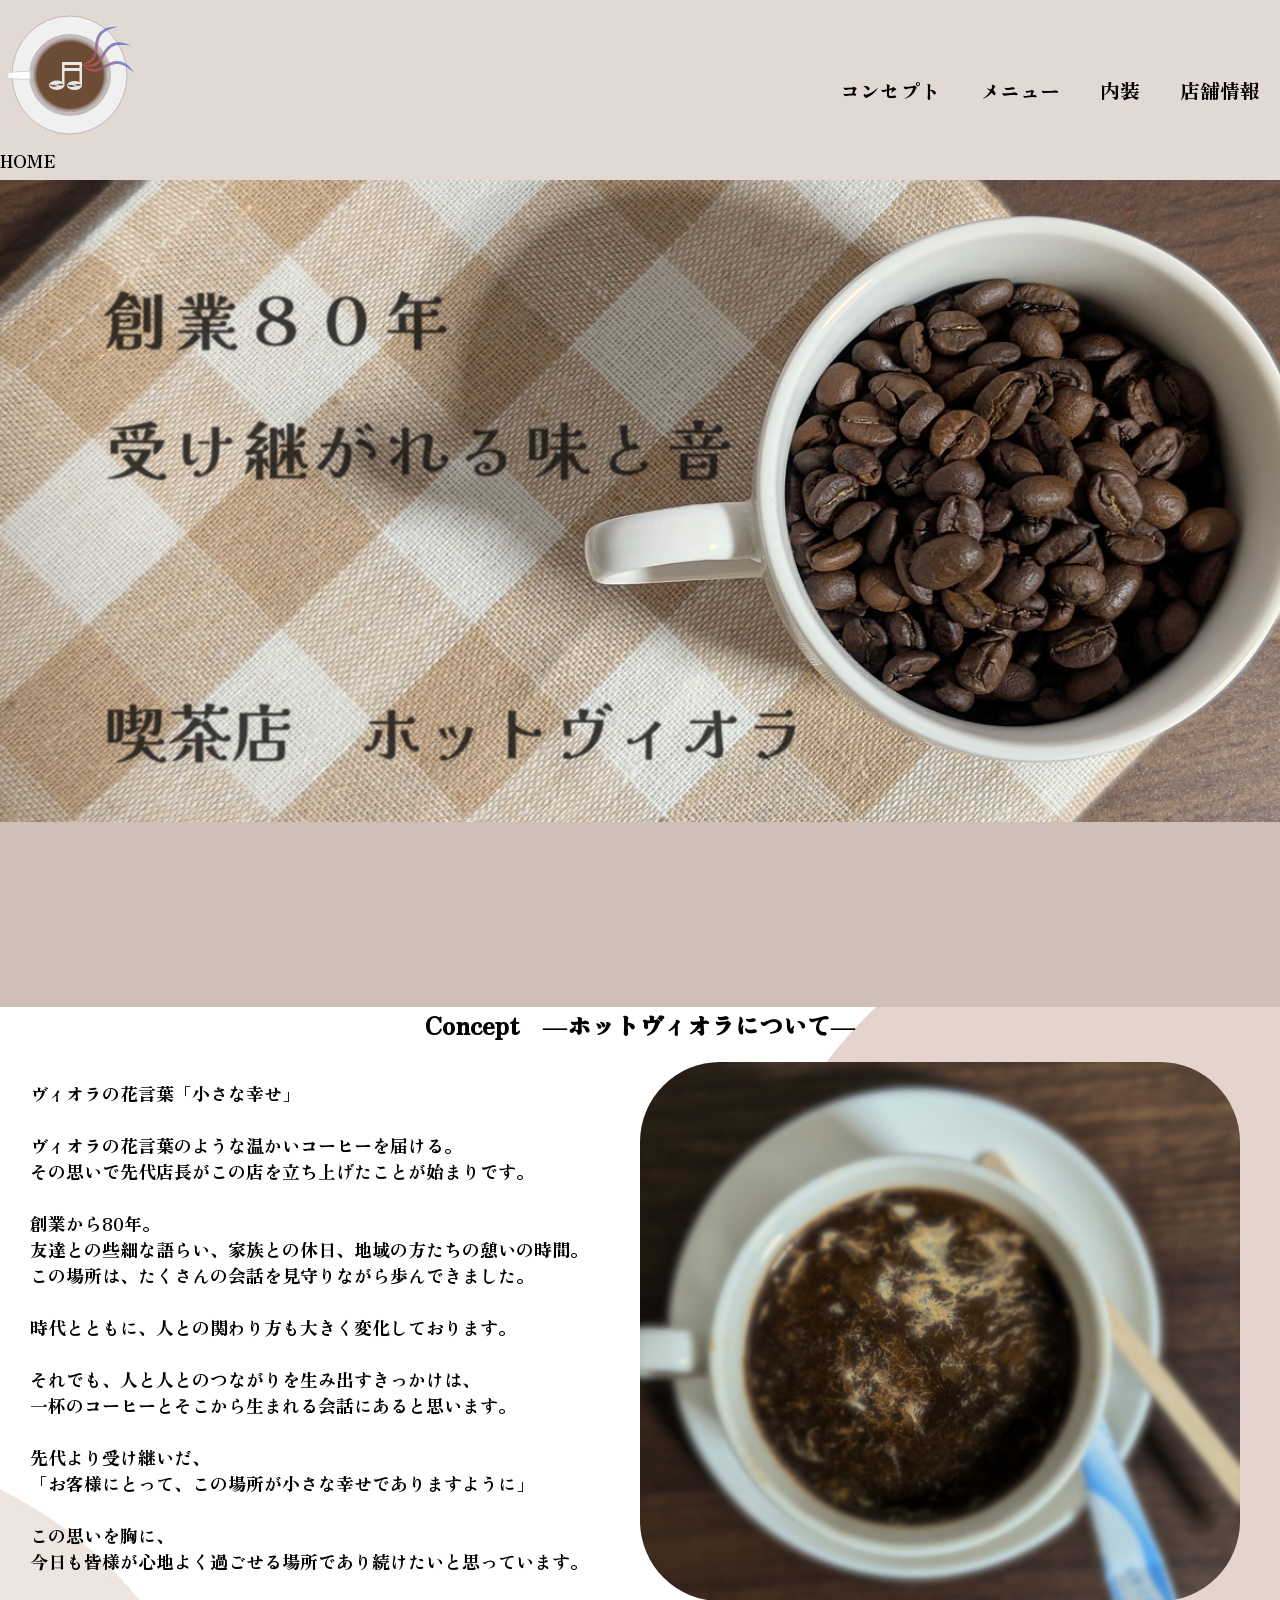
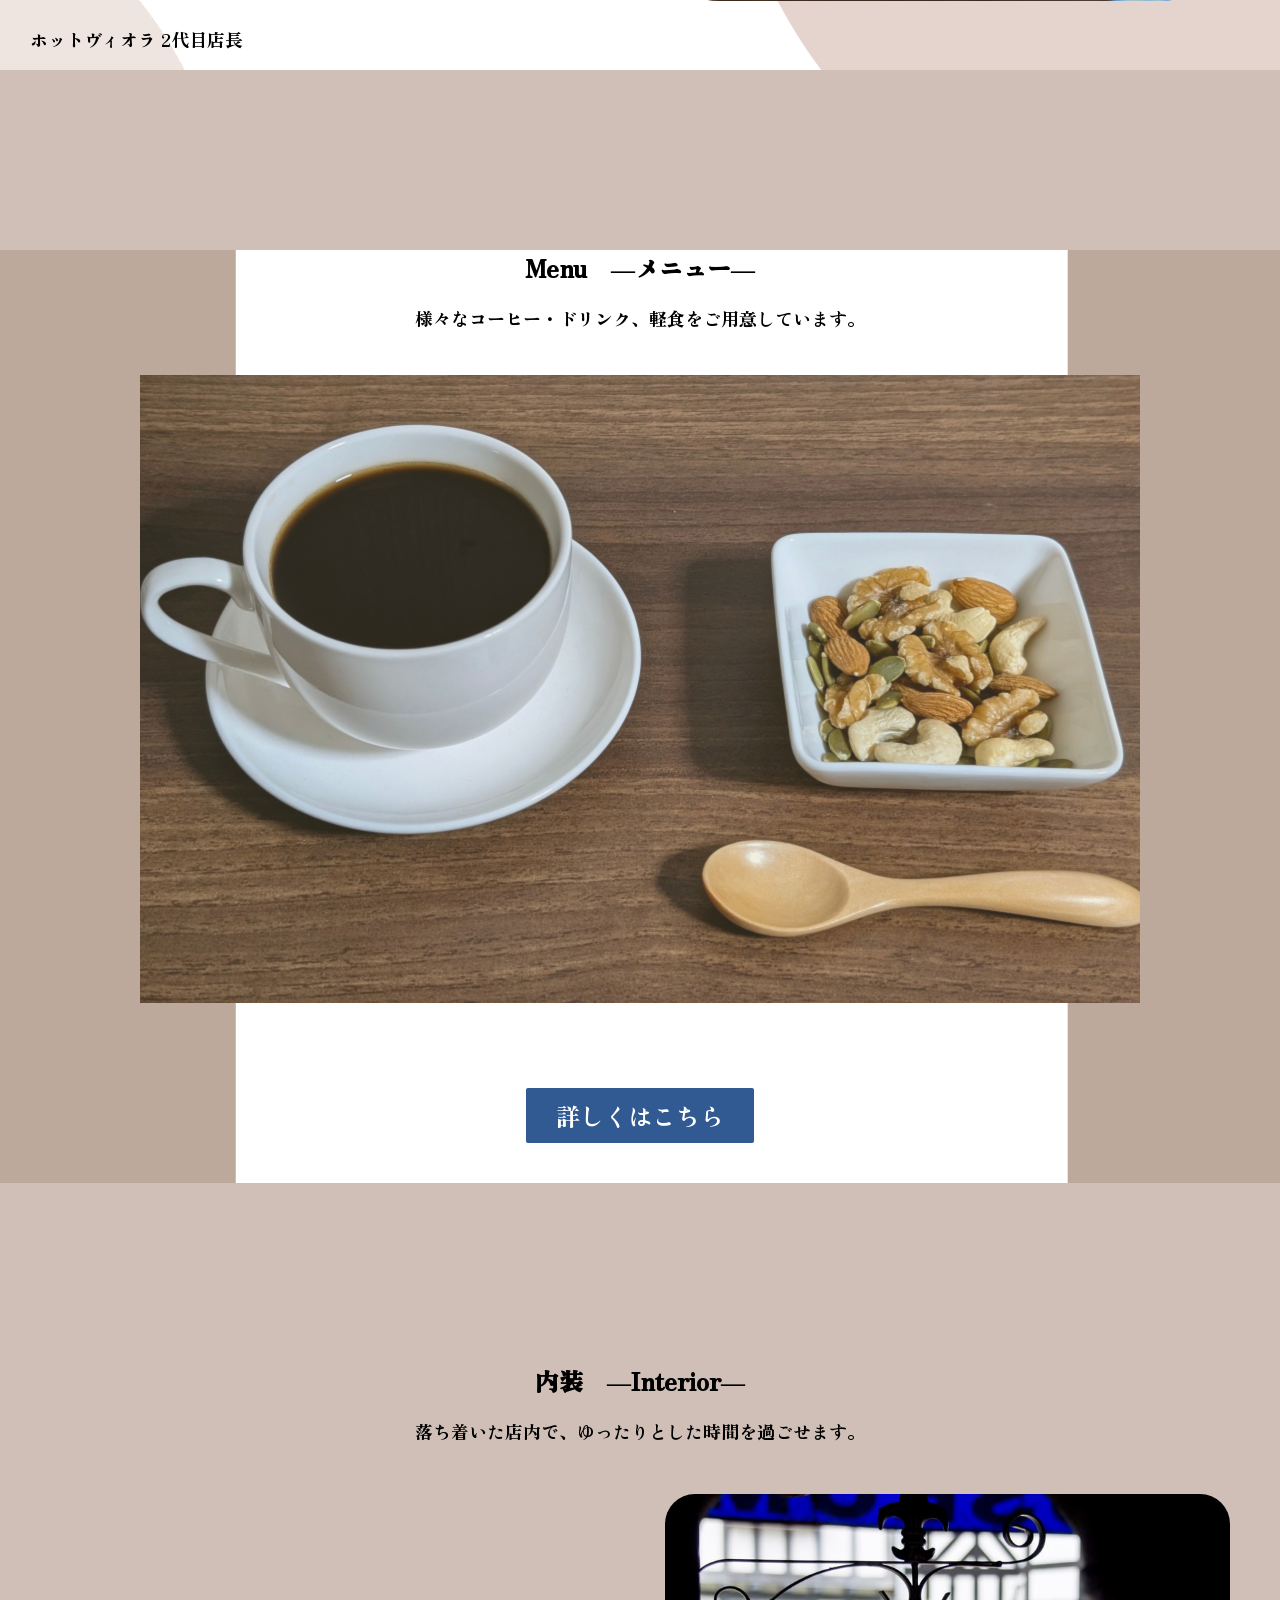
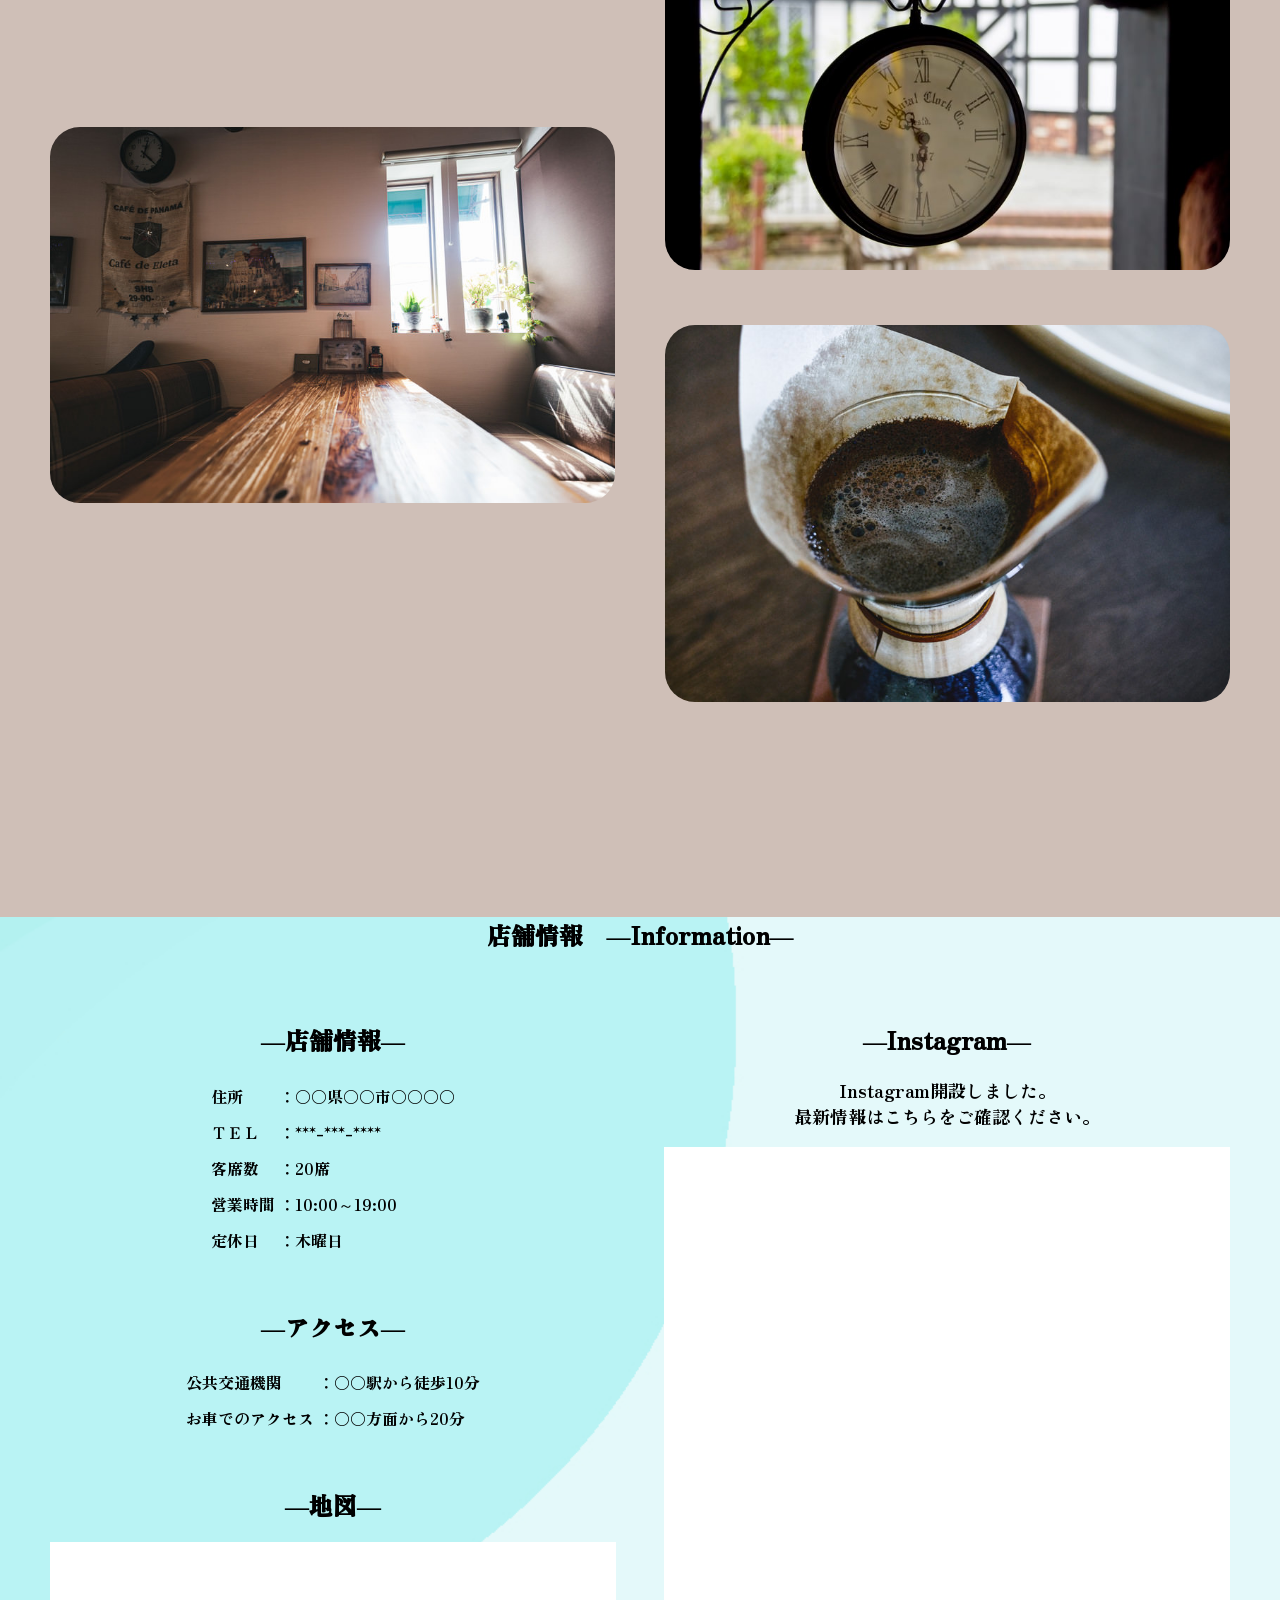
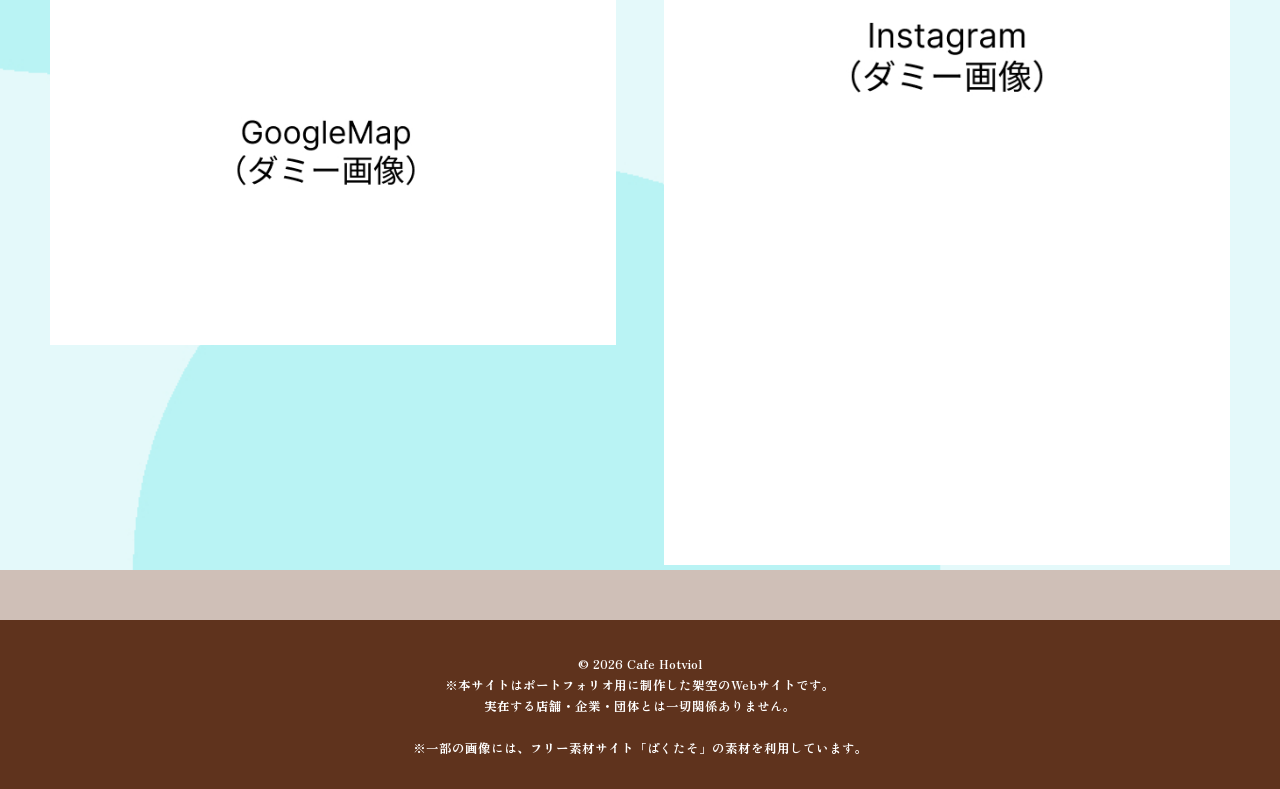
<file: index.html>
<!doctype html>
<html lang="ja">
  <head>
    <meta charset="UTF-8" />
    <meta name="viewport" content="width=device-width, initial-scale=1.0" />
    <title>喫茶店　ホットヴィオラ</title>
    <meta
      name="description"
      content="老舗喫茶店をテーマに制作したポートフォリオサイトです。"
    />
    <link rel="shortcut icon" href="img/favicon.ico" />
    <link rel="preconnect" href="https://fonts.googleapis.com" />
    <link rel="preconnect" href="https://fonts.gstatic.com" crossorigin />
    <link rel="preconnect" href="https://fonts.googleapis.com" />
    <link rel="preconnect" href="https://fonts.gstatic.com" crossorigin />
    <link
      href="https://fonts.googleapis.com/css2?family=BIZ+UDPMincho&family=Zen+Antique+Soft&display=swap"
      rel="stylesheet"
    />
    <link rel="stylesheet" href="css/style.css" />
  </head>

  <body>
    <header class="header">
      <div class="menu_left">
        <h1 class="logo">
          <a href="index.html">
            <img src="img/Hotviola.logo.svg" alt="café Hotviola" />
          </a>
        </h1>
        <nav class="Breadcrumb_trail">
          <ul>
            <li>
              <p><a href="**">HOME</a></p>
            </li>
          </ul>
        </nav>
      </div>

      <nav class="navi">
        <ul class="list">
          <li><a href="#concept">コンセプト</a></li>
          <li><a href="#menu">メニュー</a></li>
          <li><a href="#Interior">内装</a></li>
          <li><a href="#Information">店舗情報</a></li>
        </ul>
      </nav>
    </header>

    <main>
      <div class="hero">
        <img
          src="img/hero.png"
          alt="コーヒーカップが置かれた老舗喫茶店のイメージ写真"
        />
      </div>
      <section id="concept" class="concept">
        <h1>Concept　―ホットヴィオラについて―</h1>
        <div id="Concept_contents" class="Concept_contents">
          <div class="concept_text">
            <p>
              ヴィオラの花言葉「小さな幸せ」<br /><br />

              ヴィオラの花言葉のような温かいコーヒーを届ける。<br />
              その思いで先代店長がこの店を立ち上げたことが始まりです。<br /><br />

              創業から80年。<br />
              友達との些細な語らい、家族との休日、地域の方たちの憩いの時間。<br />
              この場所は、たくさんの会話を見守りながら歩んできました。<br /><br />

              時代とともに、人との関わり方も大きく変化しております。<br /><br />

              それでも、人と人とのつながりを生み出すきっかけは、<br />
              一杯のコーヒーとそこから生まれる会話にあると思います。<br /><br />

              先代より受け継いだ、<br />
              「お客様にとって、この場所が小さな幸せでありますように」<br /><br />

              この思いを胸に、<br />
              今日も皆様が心地よく過ごせる場所であり続けたいと思っています。<br /><br /><br />

              ホットヴィオラ 2代目店長
            </p>
          </div>

          <div class="concept_img">
            <img src="img/Concept_pix.jpg" alt="コンセプト写真" />
          </div>
        </div>
      </section>

      <section id="menu" class="menu">
        <div class="menu_contents">
          <h1>Menu　―メニュー―</h1>
          <p>様々なコーヒー・ドリンク、軽食をご用意しています。<br /><br /></p>
          <div class="menu_top">
            <div class="menu_sample">
              <img src="img/Menutop_pix.jpg" alt="コーヒーとナッツセット" />
            </div>

            <div class="btn">
              <a href="html/menu.html" class="btn_top">詳しくはこちら</a>
            </div>
          </div>
        </div>
      </section>

      <section id="Interior" class="Interior">
        <h1>内装　―Interior―</h1>
        <p>落ち着いた店内で、ゆったりとした時間を過ごせます。</p>

        <div class="Interior-foto">
          <div class="foto1">
            <img src="img/Interior1.jpg" alt="軟らかい日が差す店内の机" />
          </div>
          <div class="foto2">
            <img src="img/Interior2.jpg" alt="アンティークの時計" />
          </div>
          <div class="foto3">
            <img src="img/Interior3.jpg" alt="ドリップ中の風景" />
          </div>
        </div>
      </section>

      <section id="Information" class="Information">
        <h1>店舗情報　―Information―</h1>

        <div class="info">
          <div class="information">
            <h2>―店舗情報―</h2>
            <table class="informationlist">
              <tr>
                <td>住所</td>
                <td>：○○県○○市○○○○</td>
              </tr>
              <tr>
                <td>ＴＥＬ</td>
                <td>：***-***-****</td>
              </tr>
              <tr>
                <td>客席数</td>
                <td>：20席</td>
              </tr>
              <tr>
                <td>営業時間</td>
                <td>：10:00～19:00</td>
              </tr>
              <tr>
                <td>定休日</td>
                <td>：木曜日</td>
              </tr>
            </table>

            <table class="informationAccess">
              <h2>―アクセス―</h2>
              <tr>
                <td>公共交通機関</td>
                <td>：○○駅から徒歩10分</td>
              </tr>
              <tr>
                <td>お車でのアクセス</td>
                <td>：○○方面から20分</td>
              </tr>
            </table>
            <div class="map">
              <h2>―地図―</h2>
              <img src="img/map.jpg" alt="地図" />
            </div>
          </div>

          <div class="Instagram">
            <h2>―Instagram―</h2>
            <div class="Instagram-text">
              <p>
                Instagram開設しました。 <br />
                最新情報はこちらをご確認ください。
              </p>
              <img src="img/Instagram.jpg" alt="Instagram" />
            </div>
          </div>
        </div>
      </section>
    </main>

    <footer>
      <div class="copuright">
        <small>
          &copy; 2026 Cafe Hotviol <br />
          ※本サイトはポートフォリオ用に制作した架空のWebサイトです。<br />
          実在する店舗・企業・団体とは一切関係ありません。<br />
          <br />
          ※一部の画像には、フリー素材サイト「ぱくたそ」の素材を利用しています。<br />
        </small>
      </div>
    </footer>
    <script src="js/script.js"></script>
  </body>
</html>
</file>
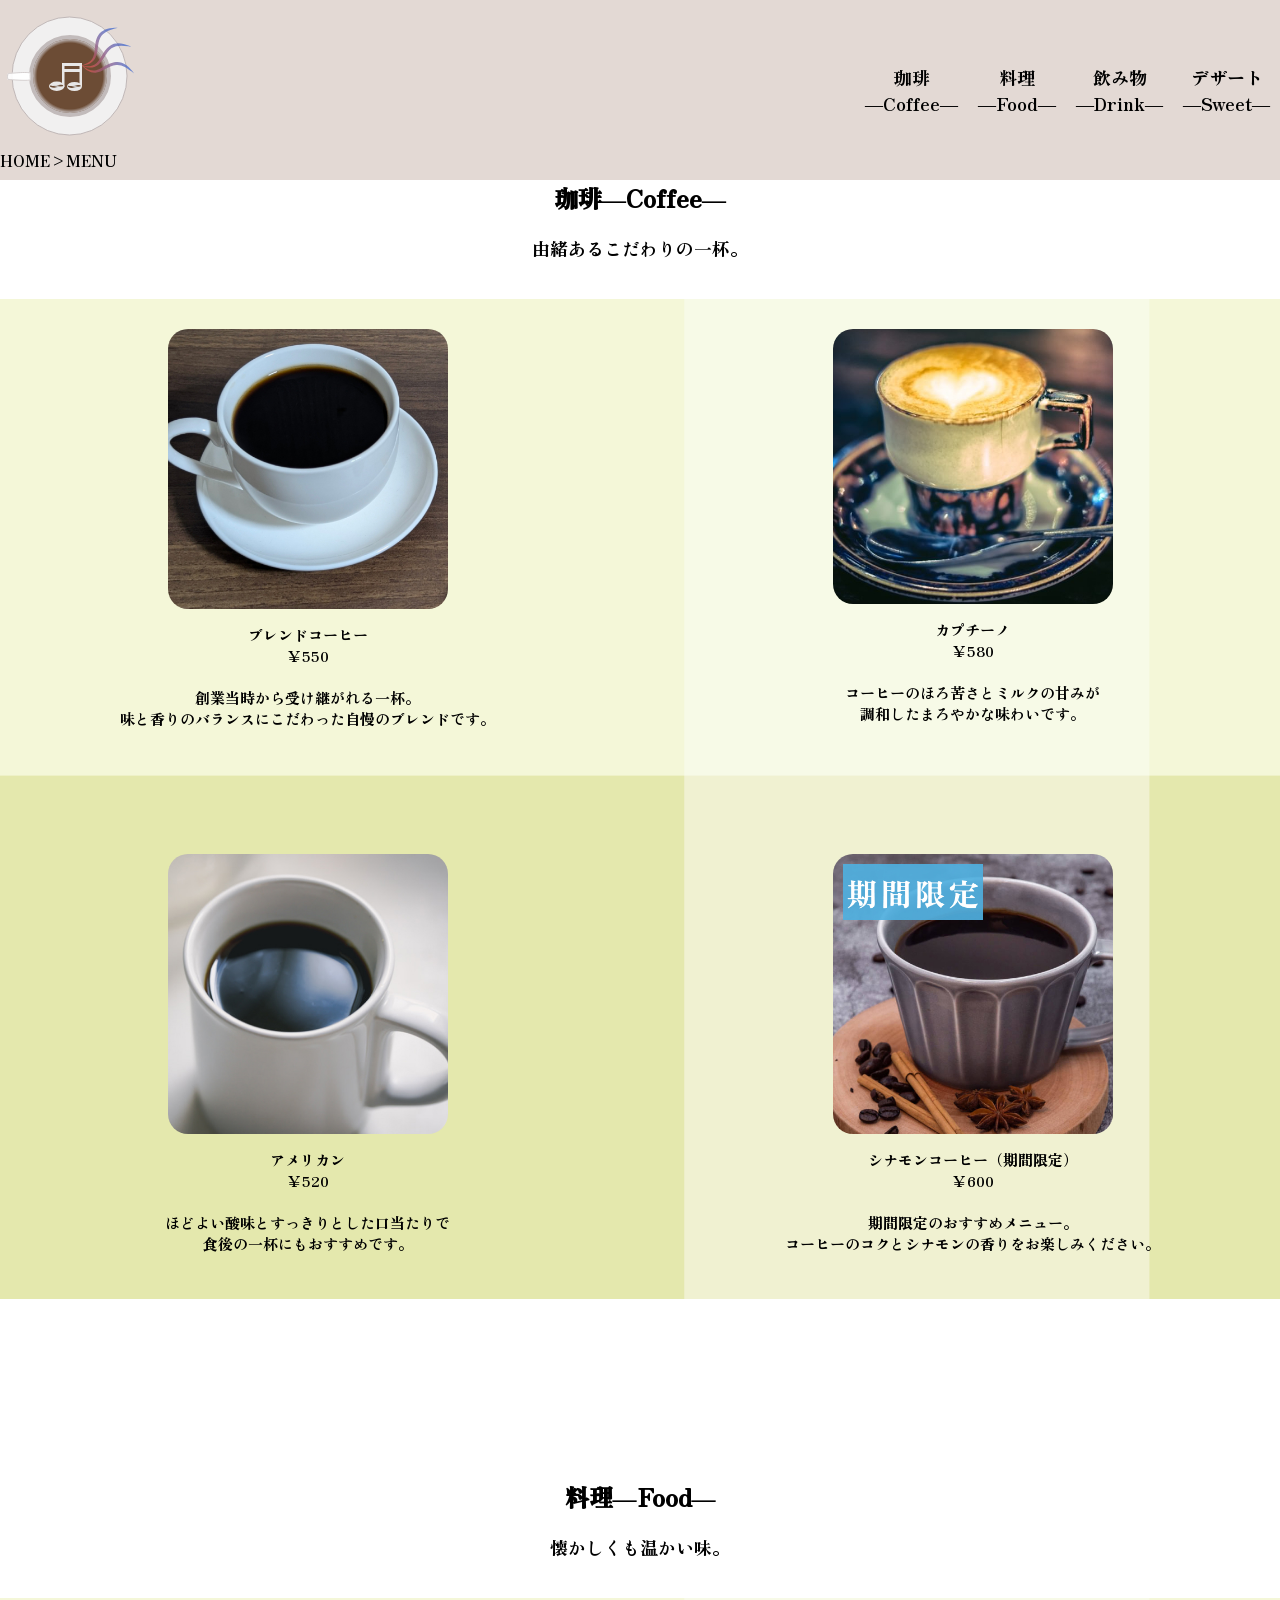
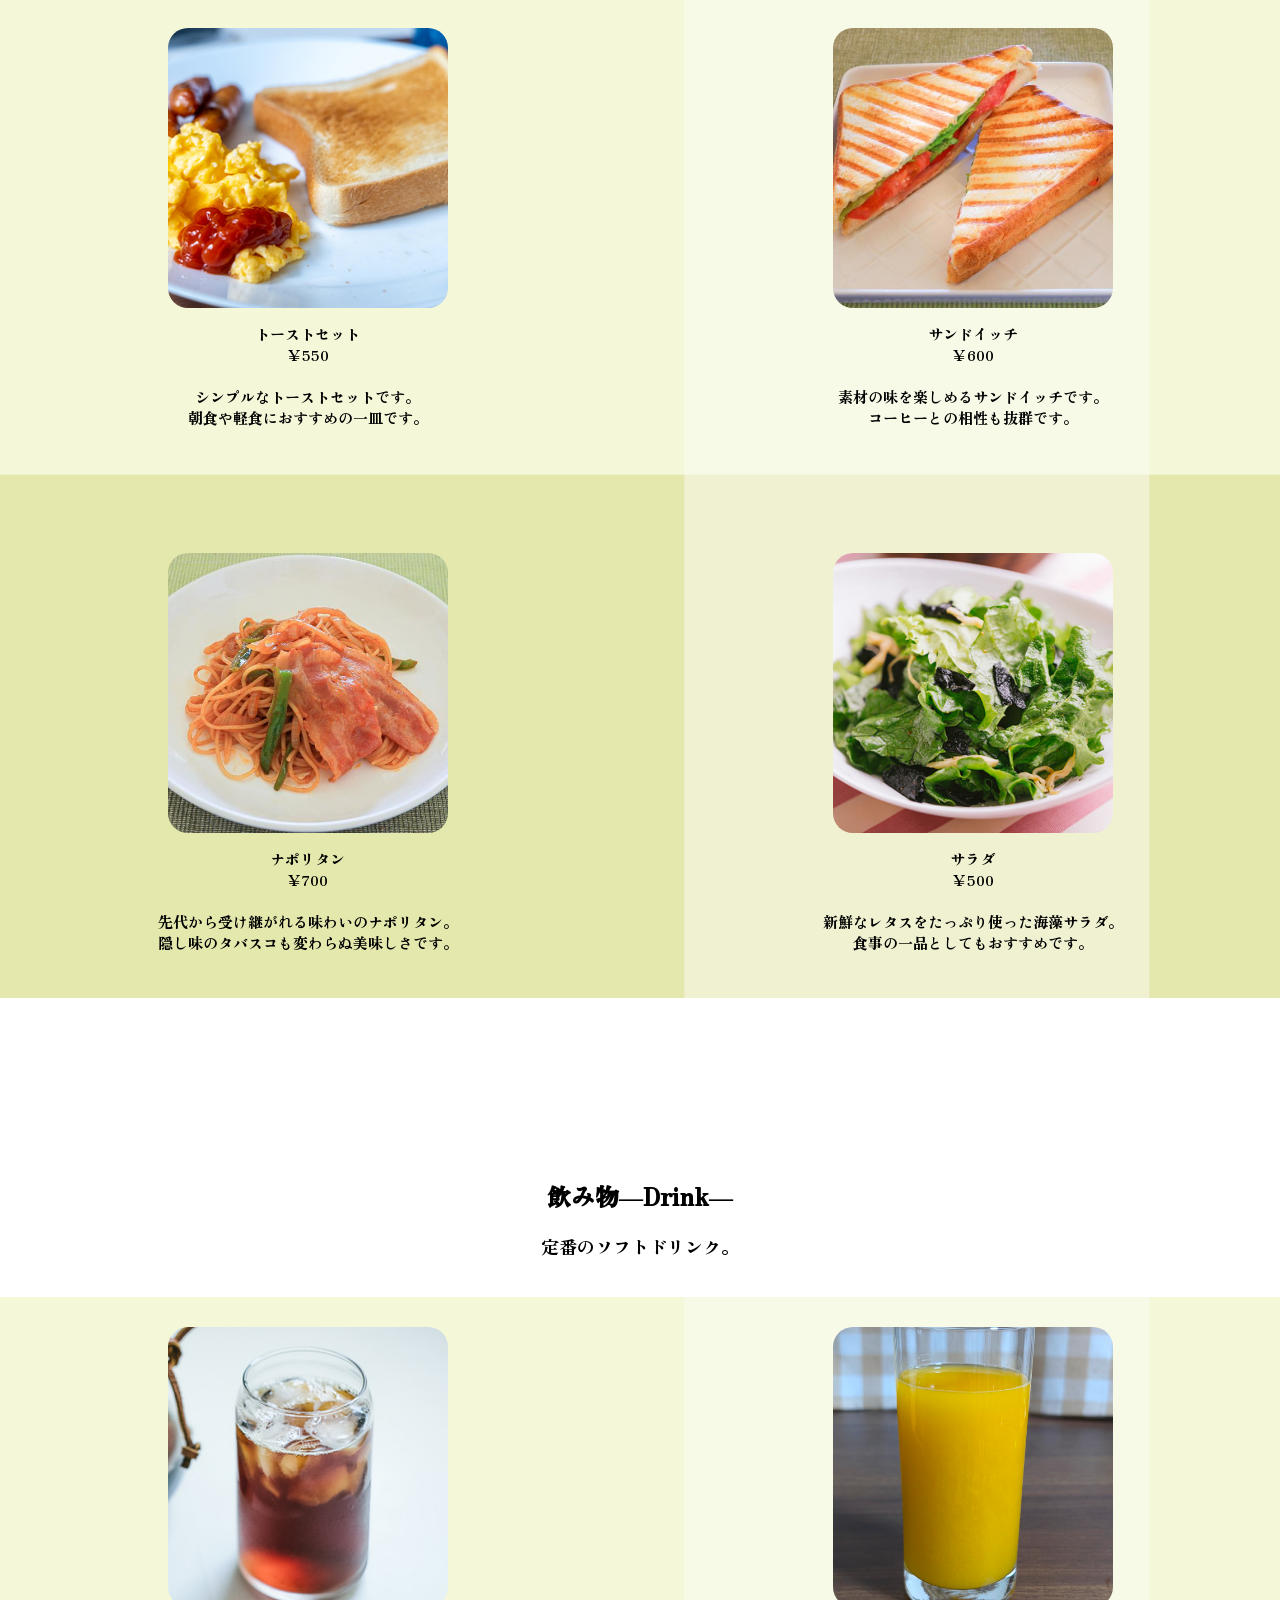
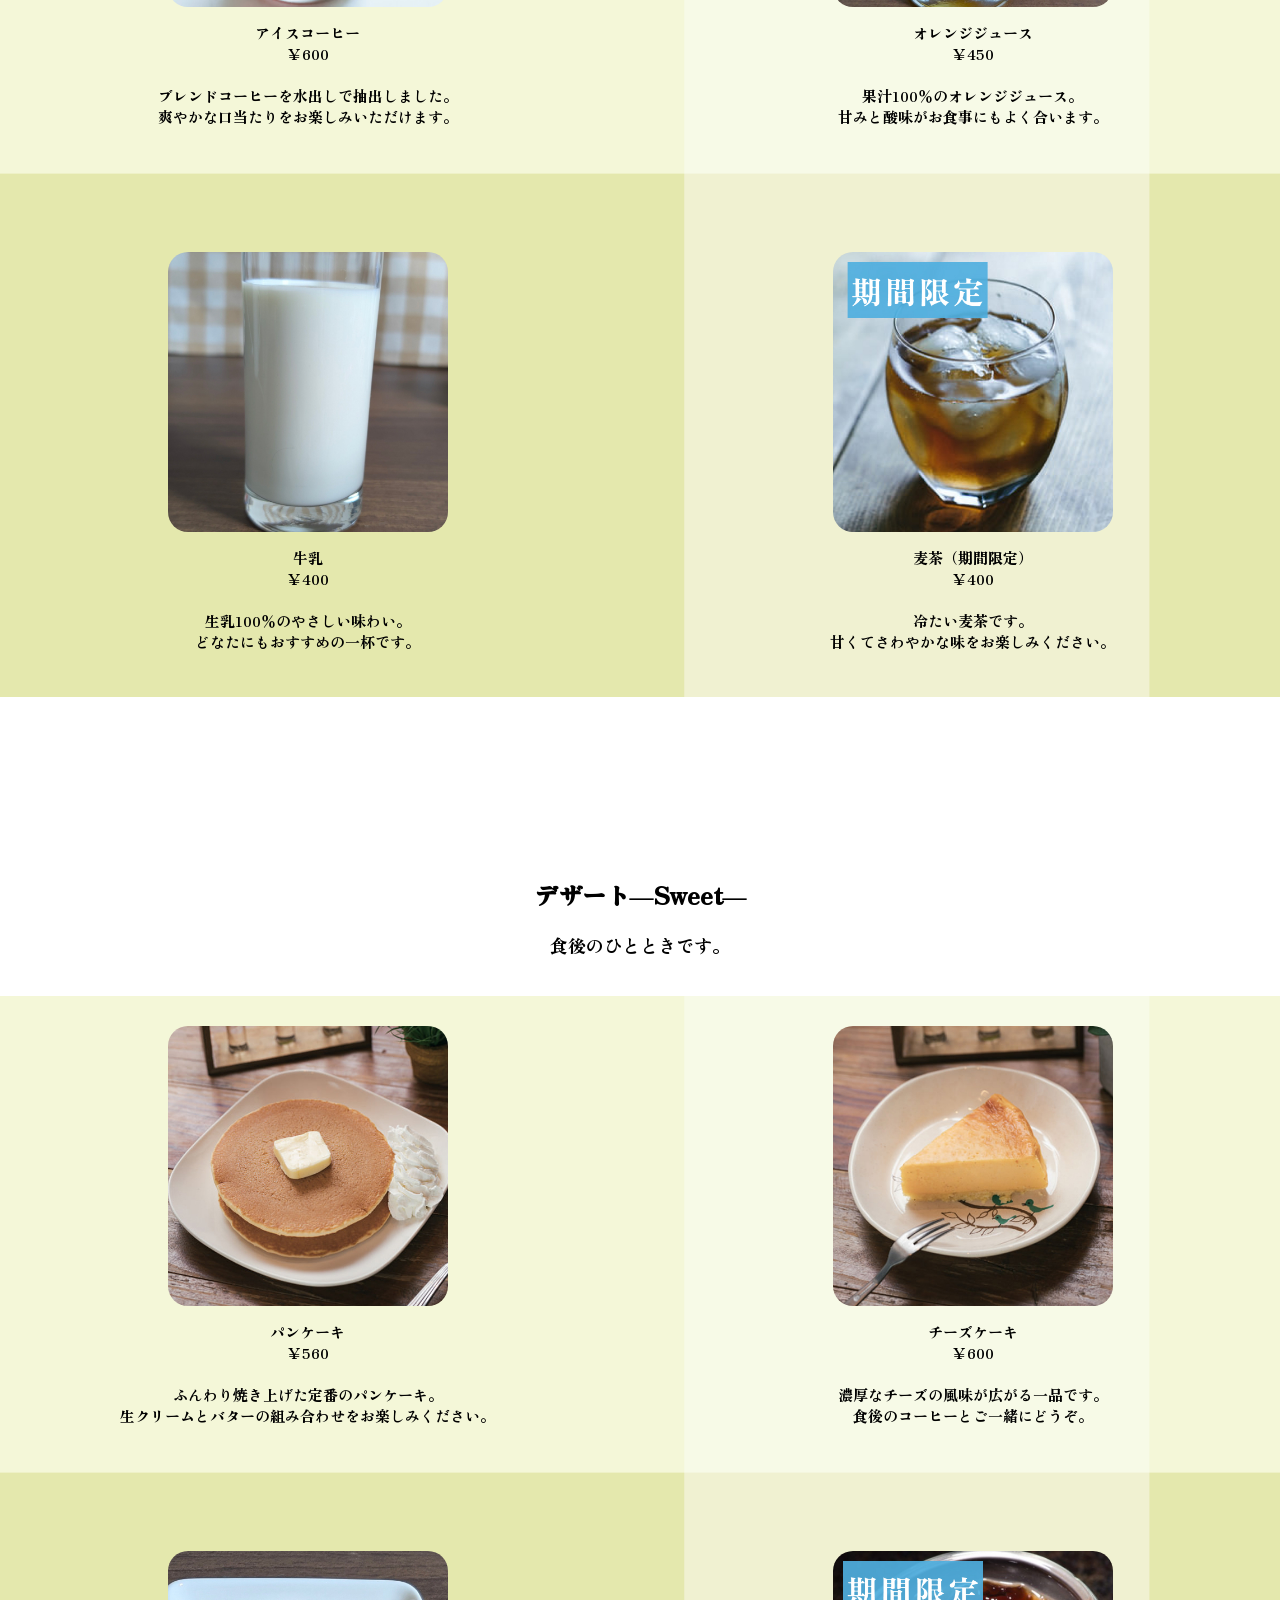
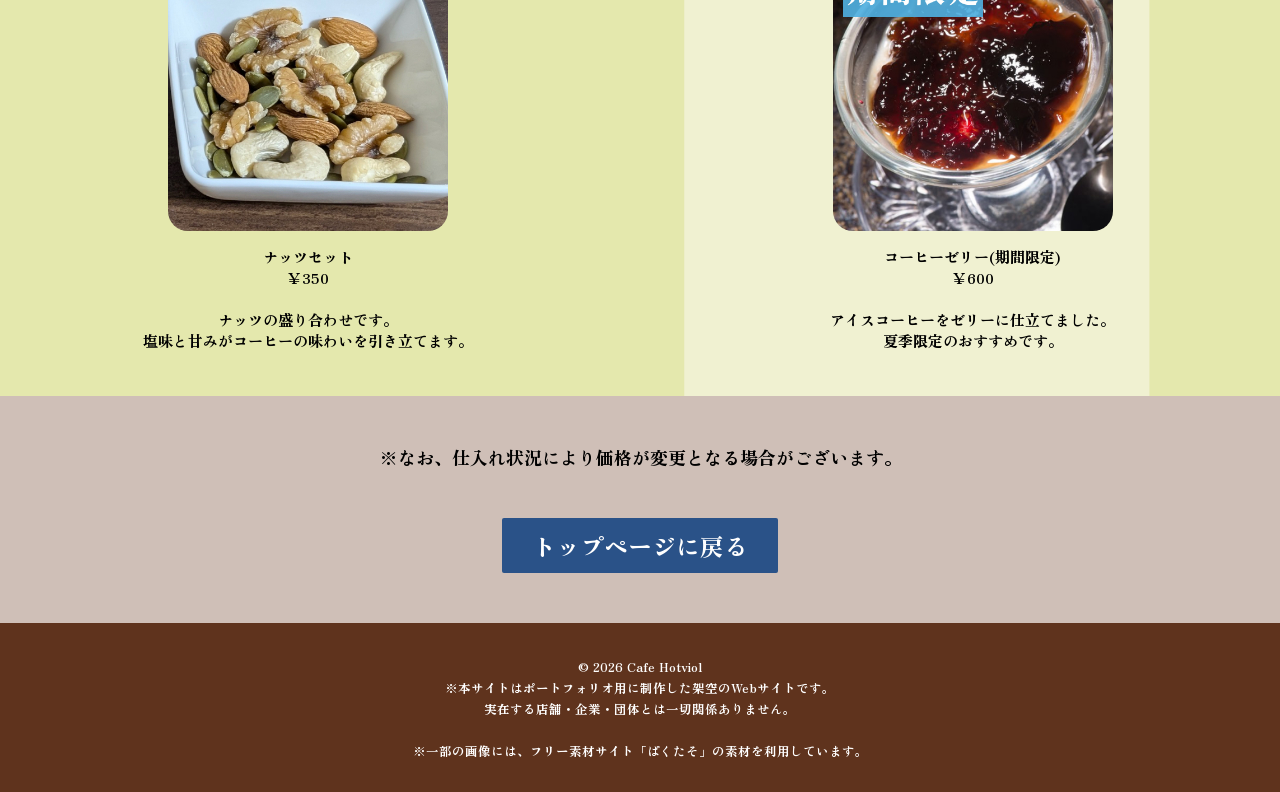
<file: html/menu.html>
<!doctype html>
<html lang="ja">
  <head>
    <meta charset="UTF-8" />
    <meta name="viewport" content="width=device-width, initial-scale=1.0" />
    <title>ホットヴィオラ　メニュー一覧</title>
    <meta
      name="description"
      content="老舗喫茶店をテーマに制作したポートフォリオサイトです。"
    />
    <link rel="shortcut icon" href="../img/favicon.ico" />
    <link rel="preconnect" href="https://fonts.googleapis.com" />
    <link rel="preconnect" href="https://fonts.gstatic.com" crossorigin />
    <link rel="preconnect" href="https://fonts.googleapis.com" />
    <link rel="preconnect" href="https://fonts.gstatic.com" crossorigin />
    <link
      href="https://fonts.googleapis.com/css2?family=BIZ+UDPMincho&family=Zen+Antique+Soft&display=swap"
      rel="stylesheet"
    />
    <link rel="stylesheet" href="../css/style.css" />
  </head>

  <body>
    <header class="header">
      <div class="menu_left">
        <h1 class="logo">
          <a href="../index.html">
            <img src="../img/Hotviola.logo.svg" alt="café Hotviola" />
          </a>
        </h1>

        <nav class="Breadcrumb_trail">
          <ul>
            <li><a href="../index.html">HOME</a></li>
            <li>></li>
            <li><a href="**">MENU</a></li>
          </ul>
        </nav>
      </div>

      <nav class="navi">
        <ul class="menu_list">
          <li>
            <a href="#Coffee_list">珈琲<br />―Coffee―</a>
          </li>
          <li>
            <a href="#Food_list">料理<br />―Food―</a>
          </li>
          <li>
            <a href="#Drink_list">飲み物<br />―Drink―</a>
          </li>
          <li>
            <a href="#Sweet_list">デザート<br />―Sweet―</a>
          </li>
        </ul>
      </nav>
    </header>

    <main class="menu_TOP">
      <section id="Coffee_list">
        <div class="menu_type">
          <div class="menutitle">
            <h1>珈琲―Coffee―</h1>
            <p>由緒あるこだわりの一杯。</p>
          </div>

          <div class="menulist">
            <div class="item">
              <img src="../img/blend.jpg" alt="ブレンドコーヒー" />
              <p>
                ブレンドコーヒー<br />
                ￥550 <br /><br />
                創業当時から受け継がれる一杯。<br />
                味と香りのバランスにこだわった自慢のブレンドです。
              </p>
            </div>
            <div class="item">
              <img src="../img/cappuccino.jpg" alt="カプチーノ" />
              <p>
                カプチーノ<br />
                ￥580 <br /><br />
                コーヒーのほろ苦さとミルクの甘みが<br />
                調和したまろやかな味わいです。
              </p>
            </div>
            <div class="item">
              <img src="../img/american.jpg" alt="アメリカン" />
              <p>
                アメリカン<br />
                ￥520 <br /><br />
                ほどよい酸味とすっきりとした口当たりで<br />
                食後の一杯にもおすすめです。
              </p>
            </div>
            <div class="item">
              <img src="../img/cinnamon.jpg" alt="シナモンコーヒー" />
              <p>
                シナモンコーヒー（期間限定）<br />
                ￥600 <br /><br />
                期間限定のおすすめメニュー。<br />
                コーヒーのコクとシナモンの香りをお楽しみください。
              </p>
            </div>
          </div>
        </div>
      </section>

      <section id="Food_list">
        <div class="menu_type">
          <div class="menutitle">
            <h1>料理―Food―</h1>
            <p>懐かしくも温かい味。</p>
          </div>
          <div class="menulist">
            <div class="item">
              <img src="../img/toast.jpg" alt="フレンチトースト" />
              <p>
                トーストセット<br />
                ￥550 <br /><br />
                シンプルなトーストセットです。<br />
                朝食や軽食におすすめの一皿です。
              </p>
            </div>
            <div class="item">
              <img src="../img/sandwich.jpg" alt="サンドイッチ" />
              <p>
                サンドイッチ<br />
                ￥600 <br />
                <br />
                素材の味を楽しめるサンドイッチです。<br />
                コーヒーとの相性も抜群です。
              </p>
            </div>
            <div class="item">
              <img src="../img/napritan.jpg" alt="ナポリタン" />
              <p>
                ナポリタン<br />
                ￥700 <br />
                <br />
                先代から受け継がれる味わいのナポリタン。<br />
                隠し味のタバスコも変わらぬ美味しさです。
              </p>
            </div>
            <div class="item">
              <img src="../img/salad.jpg" alt="サラダ" />
              <p>
                サラダ<br />
                ￥500 <br /><br />
                新鮮なレタスをたっぷり使った海藻サラダ。<br />
                食事の一品としてもおすすめです。
              </p>
            </div>
          </div>
        </div>
      </section>

      <section id="Drink_list">
        <div class="menu_type">
          <div class="menutitle">
            <h1>飲み物―Drink―</h1>
            <p>定番のソフトドリンク。</p>
          </div>
          <div class="menulist">
            <div class="item">
              <img src="../img/ico.jpg" alt="アイスコーヒー" />
              <p>
                アイスコーヒー<br />
                ￥600 <br />
                <br />
                ブレンドコーヒーを水出しで抽出しました。<br />
                爽やかな口当たりをお楽しみいただけます。
              </p>
            </div>
            <div class="item">
              <img src="../img/orange.jpg" alt="オレンジジュース" />
              <p>
                オレンジジュース<br />
                ￥450 <br />
                <br />
                果汁100％のオレンジジュース。<br />
                甘みと酸味がお食事にもよく合います。
              </p>
            </div>
            <div class="item">
              <img src="../img/milk.jpg" alt="牛乳" />
              <p>
                牛乳<br />
                ￥400 <br />
                <br />
                生乳100％のやさしい味わい。<br />
                どなたにもおすすめの一杯です。
              </p>
            </div>
            <div class="item">
              <img src="../img/mugitea.jpg" alt="麦茶" />
              <p>
                麦茶（期間限定）<br />
                ￥400 <br />
                <br />
                冷たい麦茶です。<br />
                甘くてさわやかな味をお楽しみください。
              </p>
            </div>
          </div>
        </div>
      </section>

      <section id="Sweet_list">
        <div class="menu_type">
          <div class="menutitle">
            <h1>デザート―Sweet―</h1>
            <p>食後のひとときです。</p>
          </div>

          <div class="menulist">
            <div class="item">
              <img src="../img/pancake.jpg" alt="パンケーキ" />
              <p>
                パンケーキ<br />
                ￥560 <br /><br />
                ふんわり焼き上げた定番のパンケーキ。<br />
                生クリームとバターの組み合わせをお楽しみください。
              </p>
            </div>

            <div class="item">
              <img src="../img/cheesecake.jpg" alt="チーズケーキ" />
              <p>
                チーズケーキ<br />
                ￥600 <br /><br />
                濃厚なチーズの風味が広がる一品です。<br />
                食後のコーヒーとご一緒にどうぞ。
              </p>
            </div>

            <div class="item">
              <img src="../img/nuts.jpg" ナッツセット alt="ナッツセット" />
              <p>
                ナッツセット
                <br />
                ￥350 <br /><br />
                ナッツの盛り合わせです。<br />
                塩味と甘みがコーヒーの味わいを引き立てます。
              </p>
            </div>
            <div class="item">
              <img src="../img/Coffeejelly.jpg" alt="コーヒーゼリー" />
              <p>
                コーヒーゼリー(期間限定)<br />
                ￥600 <br /><br />
                アイスコーヒーをゼリーに仕立てました。<br />
                夏季限定のおすすめです。
              </p>
            </div>
          </div>
        </div>
      </section>
    </main>

    <section class="menu_footer">
      <p>※なお、仕入れ状況により価格が変更となる場合がございます。</p>
      <a href="../index.html" class="btn_top">トップページに戻る</a>
    </section>

    <footer>
      <div class="copuright">
        <small
          >&copy; 2026 Cafe Hotviol <br />
          ※本サイトはポートフォリオ用に制作した架空のWebサイトです。<br />
          実在する店舗・企業・団体とは一切関係ありません。<br />
          <br />
          ※一部の画像には、フリー素材サイト「ぱくたそ」の素材を利用しています。<br />
        </small>
      </div>
    </footer>
  </body>
</html>
</file>
<file: css/style.css>
@charset "utf-8";

/* 共通項目 */
html {
  font-size: 100%;
  overflow-x: hidden;
}

body {
  background-color: #cfbfb7;
  color: #000000;
  font-family: "Zen Antique Soft", serif;
  margin: 0;
}

img {
  max-width: 100%;
}

li {
  list-style: none;
}

a {
  color: #000000;
  text-decoration: none;
}

h1 {
  text-align: center;
}

h2 {
  text-align: center;
}

p {
  font-size: 18px;
  text-align: center;
}

.hero,
.menu,
.concept,
.Interior,
#Coffee_list,
#Food_list,
#Drink_list,
#Sweet_list {
  margin-top: 180px;
  margin-bottom: 180px;
}

/* スクロール位置の調整 */
#concept,
#menu,
#Interior,
#Information,
#Coffee_list,
#Food_list,
#Drink_list,
#Sweet_list {
  scroll-margin-top: 180px;
}

/* ヘッダー */
.header {
  position: fixed;
  z-index: 1000;
  top: 0;
  left: 0;
  width: 100%;
  height: 180px;
  display: flex;
  align-items: center;
  justify-content: space-between;
  background-color: #ffffff69;
}

.header h1,
.Breadcrumb_trail p {
  margin: 0px;
}

.Breadcrumb_trail p:hover {
  text-decoration: underline;
}

.header .logo a img {
  min-width: 60px;
}

.header .navi .list {
  display: flex;
  justify-content: space-around;
  white-space: nowrap;
  padding: 0;
}

.header .navi .list li {
  font-size: 20px;
  margin-right: 20px;
  margin-left: 20px;
}

.header .navi .list li:hover {
  text-decoration: underline;
}

.Breadcrumb_trail {
  display: flex;
}

.header .Breadcrumb_trail ul {
  display: flex;
  align-items: center;
  margin: 0;
  padding: 0;
  font-size: 16px;
}

.header .Breadcrumb_trail ul li a:hover {
  text-decoration: underline;
}

/* メニューページ　ヘッダー */
.header .navi .menu_list {
  display: flex;
  justify-content: space-around;
  padding: 0;
}

.header .logo a img {
  min-width: 80px;
  margin-bottom: -10px;
}

.header .navi .menu_list li {
  text-align: center;
  font-size: 18px;
  margin-right: 10px;
  margin-left: 10px;
}

/* トップ */
.hero img {
  width: 100%;
  height: auto;
}

/* コンセプト */
.concept {
  background-image: url(../img/background_Concept\(PC\).jpg);
  background-size: cover;
}

.Concept_contents {
  display: grid;
  justify-content: center;
  grid-template-columns: 1fr 1fr;
}

.Concept_contents .concept_text p {
  text-align: left;
  margin-left: 30px;
  justify-content: center;
}

.concept_img {
  align-items: center;
}

.concept_img img {
  border-radius: 80px;
}

/* メニュー */
.menu {
  background-image: url(../img/background__Menu\(PC\).jpg);
  background-size: cover;
  background-position: center;
}
.menu_top {
  display: flex;
  flex-direction: column;
  align-items: center;
  justify-content: center;
}

.btn {
  margin-top: 80px;
  padding: 0 0 40px 0;
}

/* メニューの往復のボタン */
.btn_top {
  display: inline-block;
  font-size: 1.5rem;
  background-color: rgba(18, 66, 129, 0.87);
  color: #ffffff;
  border-radius: 2px;
  text-decoration: none;
  padding: 10px 30px;
  transition: background-color 1s ease-out 100ms;
}

.btn_top:hover {
  background-color: #a78676;
}

/* 内装 */
.Interior {
  background-size: cover;
}

/* 内装写真 */
.Interior-foto {
  display: grid;
  gap: 50px;
  grid-template-columns: repeat(2, 1fr);
  margin: 50px;
}

.foto1 {
  grid-column: 1;
  grid-row: 1/3;
  display: flex;
  align-items: center;
}

.foto2 {
  grid-column: 2;
  grid-row: 1;
}

.foto3 {
  grid-column: 2;
  grid-row: 2;
}

.foto3 img {
  margin-bottom: 30px;
}

.Interior-foto img {
  border-radius: 30px;
}

/* 店舗情報 */
.Information {
  background-image: url(../img/background_Information.jpg);
  background-size: cover;
}

.info {
  display: grid;
  text-align: center;
  grid-template-columns: repeat(2, 1fr);
  gap: 3rem;
  margin: 50px;
}

.informationlist,
.informationAccess {
  margin: 0 auto;
  margin-bottom: 50px;
  line-height: 2;
}

.informationlist td,
.informationAccess td {
  text-align: left;
  font-size: 16px;
}

.Instagram-text {
  display: block;
  align-items: center;
}

/* フッター */
footer {
  background-color: #5f331d;
  font-size: 15px;
}
.copuright {
  text-align: center;
  padding: 2rem 0;
  color: #fff;
}

/* メニューページ*/
.menu_TOP {
  background-color: #fff;
}

.menutitle {
  margin: 0 50px 0 50px;
  padding-bottom: 20px;
}
/* 料理説明と写真 */
.menulist {
  display: grid;
  grid-template-columns: repeat(2, 1fr);
  background-image: url(../img/background_menupage\(PC\).jpg);
  background-size: cover;
  gap: 50px;
  align-items: stretch;
  margin-bottom: 60px;
}

.item {
  width: 100%;
  max-width: 400px;
  margin: 0 auto;
  padding: 30px;
}

.item p {
  font-size: 15px;
}

.item img {
  display: block;
  width: 100%;
  height: auto;
  max-width: 280px;
  max-height: 280px;
  object-fit: cover;
  border-radius: 20px;
  margin: 0 auto;
}

/* メニューページの下部 */
.menu_footer {
  display: flex;
  flex-direction: column;
  align-items: center;
  gap: 30px;
  margin-top: -150px;
  margin-bottom: 50px;
}

/* スマートフォン */
@media (max-width: 767px) {
  /* 共通項目 */

  p {
    font-size: 13px;
  }

  h1 {
    margin: 0 0 2rem 0;
    font-size: 20px;
  }
  h2 {
    margin: 0 0 2rem 0;
    font-size: 15px;
  }
  /* margin・bottom共通 */
  .hero,
  .menu,
  .concept,
  .Interior,
  #Coffee_list,
  #Food_list,
  #Drink_list,
  #Sweet_list {
    margin-top: 110px;
    margin-bottom: 110px;
  }

  /* スクロール位置 */
  #concept,
  #menu,
  #Interior,
  #Information,
  #Coffee_list,
  #Food_list,
  #Drink_list,
  #Sweet_list {
    scroll-margin-top: 110px;
  }

  /* ページ　ヘッダー */
  .header {
    position: fixed;
    z-index: 1000;
    top: 0;
    left: 0;
    width: 100%;
    display: flex;
    align-items: center;
    justify-content: space-between;
    height: 110px;
    background-color: #ffffffb9;
  }

  .header .logo {
    margin-top: -50px;
  }

  .header .logo a img {
    width: 100x;
    height: 70px;
    margin-top: 40px;
  }

  .header .navi .list {
    margin-right: 10px;
  }

  .header .navi .list li {
    font-size: 14px;
    margin-right: 10px;
    margin-left: 10px;
  }

  .Breadcrumb_trail p {
    font-size: 10px;
  }

  .Breadcrumb_trail a:hover {
    text-decoration: none;
  }

  /* メニューページ　ヘッダー */
  .header .navi .menu_list li {
    font-size: 13px;
    margin-right: 8px;
    margin-left: 8px;
  }

  .header .Breadcrumb_trail ul {
    font-size: 11px;
  }

  .header .Breadcrumb_trail ul li a:hover {
    text-decoration: none;
  }

  /* トップ */
  .hero {
    height: auto;
  }

  /* コンセプト */
  .concept {
    background-image: url(../img/background_Concept.jpg);
    background-size: cover;
  }

  .Concept_contents {
    display: block;
    padding: 0 15px;
    margin: auto;
    width: auto;
    text-align: center;
  }

  .Concept_contents .concept_text p {
    text-align: left;
    justify-content: center;
    font-size: 12.5px;
    margin-left: 0;
  }

  /* メニュー */
  .menu {
    background-image: url(../img/background_Menu.jpg);
    background-size: cover;
    background-position: bottom;
  }

  .menu_sample {
    display: block;
    margin: 0 3rem 0 3rem;
  }
  .menu_sample img {
    margin-bottom: 30px;
  }

  /* メニューの往復のボタン */
  .btn_top {
    display: inline-block;
    font-size: 1.5rem;
    background-color: rgba(18, 66, 129, 0.87);
    color: #ffffff;
    border-radius: 2px;
    text-decoration: none;
    padding: 10px 30px;
  }

  /* 内装 */
  .Interior {
    background-size: cover;
  }

  /* 内装写真 */
  .Interior-foto {
    display: block;
    margin: 0 3rem 0 3rem;
  }
  .Interior-foto img {
    margin-bottom: 30px;
  }

  .informationlist td {
    font-size: 15px;
  }

  /* 店舗情報 */
  .info {
    display: block;
  }
  .info h2 {
    margin-bottom: 10px;
  }

  .informationlist td,
  .informationAccess td {
    text-align: left;
    font-size: 14px;
  }

  .map img {
    width: 100%;
    height: auto;
  }

  .Instagram {
    margin-top: 50px;
  }

  /* フッター */
  footer {
    font-size: 11px;
  }

  /* メニューページ*/
  .menutitle {
    margin: 0 5px 0 5px;
    padding-bottom: 10px;
  }

  /* 料理説明と写真 */
  .menulist {
    display: block;
    background-image: url(../img/background_menupage.jpg);
    background-size: cover;
  }
  .coffe_list {
    margin-top: 80px;
  }

  .item {
    max-width: 250px;
    margin-bottom: 30px;
    padding-left: 30px;
    padding-right: 30px;
  }

  .item p {
    font-size: 12.5px;
  }

  .item img {
    max-width: 250px;
    max-height: 250px;
  }
  .menu_footer {
    gap: 30px;
    margin-top: -20px;
    margin-bottom: 30px;
  }
}
</file>
